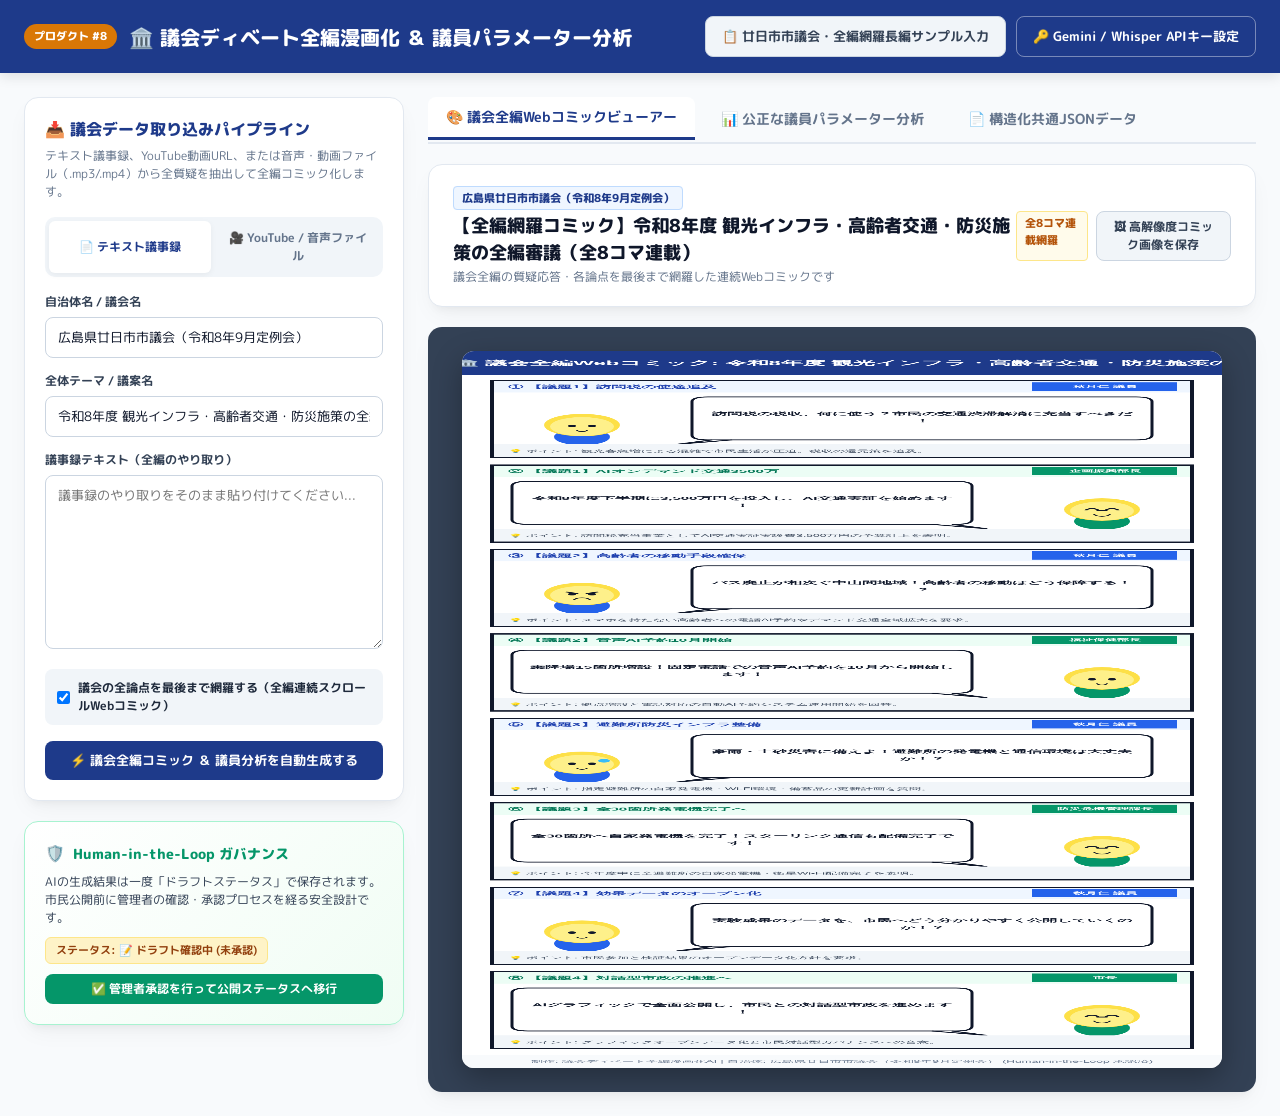
<file: debate_manga.html>
<!DOCTYPE html>
<html lang="ja">
<head>
  <meta charset="UTF-8">
  <meta name="viewport" content="width=device-width, initial-scale=1.0">
  <title>議会ディベート漫画化 ＆ 議員パラメーター分析 | 市民参加型ガバナンスWeb</title>
  <link rel="stylesheet" href="debate_manga.css">
  <link rel="preconnect" href="https://fonts.googleapis.com">
  <link rel="preconnect" href="https://fonts.gstatic.com" crossorigin>
  <link href="https://fonts.googleapis.com/css2?family=Yuji+Syuku&family=M+PLUS+Rounded+1c:wght@400;700;800&display=swap" rel="stylesheet">
</head>
<body>

  <!-- Top Header Nav -->
  <header class="top-header">
    <div class="header-inner">
      <div class="brand">
        <span class="brand-badge">プロダクト #8</span>
        <h1 class="brand-title">🏛️ 議会ディベート全編漫画化 ＆ 議員パラメーター分析</h1>
      </div>
      <div class="header-actions">
        <button id="btn-sample-input" class="btn btn-secondary">📋 廿日市市議会・全編網羅長編サンプル入力</button>
        <button id="btn-open-settings" class="btn btn-outline">🔑 Gemini / Whisper APIキー設定</button>
      </div>
    </div>
  </header>

  <div class="app-layout">
    
    <!-- Left Sidebar: Controls & Input Area -->
    <aside class="sidebar-panel">
      <div class="panel-card">
        <h2 class="panel-title">📥 議会データ取り込みパイプライン</h2>
        <p class="panel-desc">テキスト議事録、YouTube動画URL、または音声・動画ファイル（.mp3/.mp4）から全質疑を抽出して全編コミック化します。</p>
        
        <!-- Input Method Tabs -->
        <div class="input-method-tabs">
          <button class="input-tab-btn active" data-input-mode="text">📄 テキスト議事録</button>
          <button class="input-tab-btn" data-input-mode="video">🎥 YouTube / 音声ファイル</button>
        </div>

        <div class="form-group">
          <label for="input-municipality">自治体名 / 議会名</label>
          <input type="text" id="input-municipality" value="広島県廿日市市議会（令和8年9月定例会）" placeholder="例: 広島県廿日市市議会">
        </div>

        <div class="form-group">
          <label for="input-topic">全体テーマ / 議案名</label>
          <input type="text" id="input-topic" value="令和8年度 観光インフラ・高齢者交通・防災施策の全編審議" placeholder="例: 観光インフラおよび交通政策審議">
        </div>

        <!-- Mode A: Text Input Area -->
        <div id="mode-text-area" class="input-mode-content active">
          <div class="form-group">
            <label for="input-transcript">議事録テキスト（全編のやり取り）</label>
            <textarea id="input-transcript" rows="8" placeholder="議事録のやり取りをそのまま貼り付けてください..."></textarea>
          </div>
        </div>

        <!-- Mode B: Video & Audio Input Area -->
        <div id="mode-video-area" class="input-mode-content">
          <div class="form-group">
            <label for="input-youtube-url">🎥 YouTube 議会配信/録画URL</label>
            <input type="text" id="input-youtube-url" placeholder="https://www.youtube.com/watch?v=...">
          </div>

          <div class="form-group">
            <label>🎵 音声・動画ファイル直接ドロップ (.mp3 / .mp4 / .m4a)</label>
            <div class="drop-zone" id="drop-zone">
              <span class="drop-icon">📁</span>
              <p class="drop-text">ファイルをドラッグ＆ドロップ<br>またはクリックして選択</p>
              <input type="file" id="input-media-file" accept="audio/*,video/*" style="display: none;">
            </div>
            <div id="file-info" class="file-info-label" style="display: none;"></div>
          </div>

          <div class="pipeline-explain-card">
            💡 <strong>自動文字起こしパイプライン:</strong><br>
            YouTube URLまたは音声ファイルをアップロードすると、Whisper API / Gemini 1.5 Proが全編を自動文字起こしし、論点ごとの漫画脚本へ変換します。
          </div>
        </div>

        <!-- Options: Full Coverage Toggle -->
        <div class="form-group-checkbox">
          <label class="checkbox-label">
            <input type="checkbox" id="check-full-coverage" checked>
            <span>議会の全論点を最後まで網羅する（全編連続スクロールWebコミック）</span>
          </label>
        </div>

        <button id="btn-generate-manga" class="btn btn-primary btn-block">
          ⚡️ 議会全編コミック ＆ 議員分析を自動生成する
        </button>
      </div>

      <!-- Human-in-the-Loop Governance Card -->
      <div class="panel-card governance-card">
        <div class="gov-header">
          <span class="gov-icon">🛡️</span>
          <h3 class="gov-title">Human-in-the-Loop ガバナンス</h3>
        </div>
        <p class="gov-text">AIの生成結果は一度「ドラフトステータス」で保存されます。市民公開前に管理者の確認・承認プロセスを経る安全設計です。</p>
        <div class="status-pill" id="status-pill">ステータス: 📝 ドラフト確認中</div>
        <button id="btn-approve-data" class="btn btn-sm btn-success" style="margin-top: 10px; width: 100%;">
          ✅ 管理者承認を行って公開ステータスへ移行
        </button>
      </div>
    </aside>

    <!-- Main Content Area -->
    <main class="main-content">
      
      <!-- Tab Controls -->
      <div class="tab-bar">
        <button class="tab-btn active" data-tab="manga">🎨 議会全編Webコミックビューアー</button>
        <button class="tab-btn" data-tab="metrics">📊 公正な議員パラメーター分析</button>
        <button class="tab-btn" data-tab="raw">📄 構造化共通JSONデータ</button>
      </div>

      <!-- TAB 1: 全編Webコミックビューアー -->
      <div id="tab-manga" class="tab-page active">
        
        <div class="manga-header-banner">
          <div>
            <span class="badge badge-primary" id="badge-municipality">広島県廿日市市議会</span>
            <h2 class="manga-main-title" id="manga-title">【全編網羅コミック】定例会全審議グラフィックレポート</h2>
            <p class="manga-sub-desc">議会全編の質疑応答・各論点を最後まで網羅した連続Webコミックです</p>
          </div>
          <div style="display: flex; gap: 8px;">
            <span id="panel-count-badge" class="badge badge-accent">全8コマ網羅</span>
            <button id="btn-download-manga" class="btn btn-secondary btn-sm">🖼 高解像度コミック画像を保存</button>
          </div>
        </div>

        <!-- Canvas Rendering Container -->
        <div class="comic-container">
          <canvas id="manga-canvas" width="760" height="2480"></canvas>
        </div>

      </div>

      <!-- TAB 2: 議員パラメーター分析 -->
      <div id="tab-metrics" class="tab-page">
        
        <div class="metrics-header-banner">
          <h2 class="section-title">⚖️ フェアネス担保・議員分析ダッシュボード</h2>
          <p class="section-desc">単なる発言文字数に依存せず、全審議における発言密度（重要キーワード比率）・登壇率・具体策提示率を客観評価しています。</p>
        </div>

        <div class="metrics-grid">
          <!-- Speaker Cards Inserted via JS -->
        </div>

        <!-- Disclaimer Banner -->
        <div class="disclaimer-banner">
          ⚠️ <strong>免責事項・フェアネス補足:</strong><br>
          本パラメーターはAIによる議事録テキストの客観的解析結果であり、議長などの進行役の役割差や持ち時間制限を考慮して算出されています。議員個人の総合的な人柄や全活動価値を断定するものではありません。
        </div>

      </div>

      <!-- TAB 3: 共通JSONデータ -->
      <div id="tab-raw" class="tab-page">
        <div class="raw-data-container">
          <h3>📄 構造化共通JSONスキーマデータ</h3>
          <p>Gemini APIによって共通形式に正規化されたデータです。</p>
          <pre id="json-output-code">{}</pre>
        </div>
      </div>

    </main>

  </div>

  <!-- API Key Modal -->
  <div id="modal-api-key" class="modal-overlay" style="display: none;">
    <div class="modal-content">
      <div class="modal-header">
        <h3>🔑 Gemini / Whisper APIキー設定</h3>
        <button id="btn-close-modal" class="btn-close">✕</button>
      </div>
      <div class="modal-body">
        <p>Google Gemini APIキーを入力すると、議事録テキストおよび動画データから全自動で全編漫画脚本化 ＆ 議員パラメータ分析を行います。</p>
        <input type="password" id="input-api-key" placeholder="AIzaSy..." class="form-input">
      </div>
      <div class="modal-footer">
        <button id="btn-save-api-key" class="btn btn-primary">設定を保存する</button>
      </div>
    </div>
  </div>

  <script src="debate_manga.js"></script>
</body>
</html>
</file>
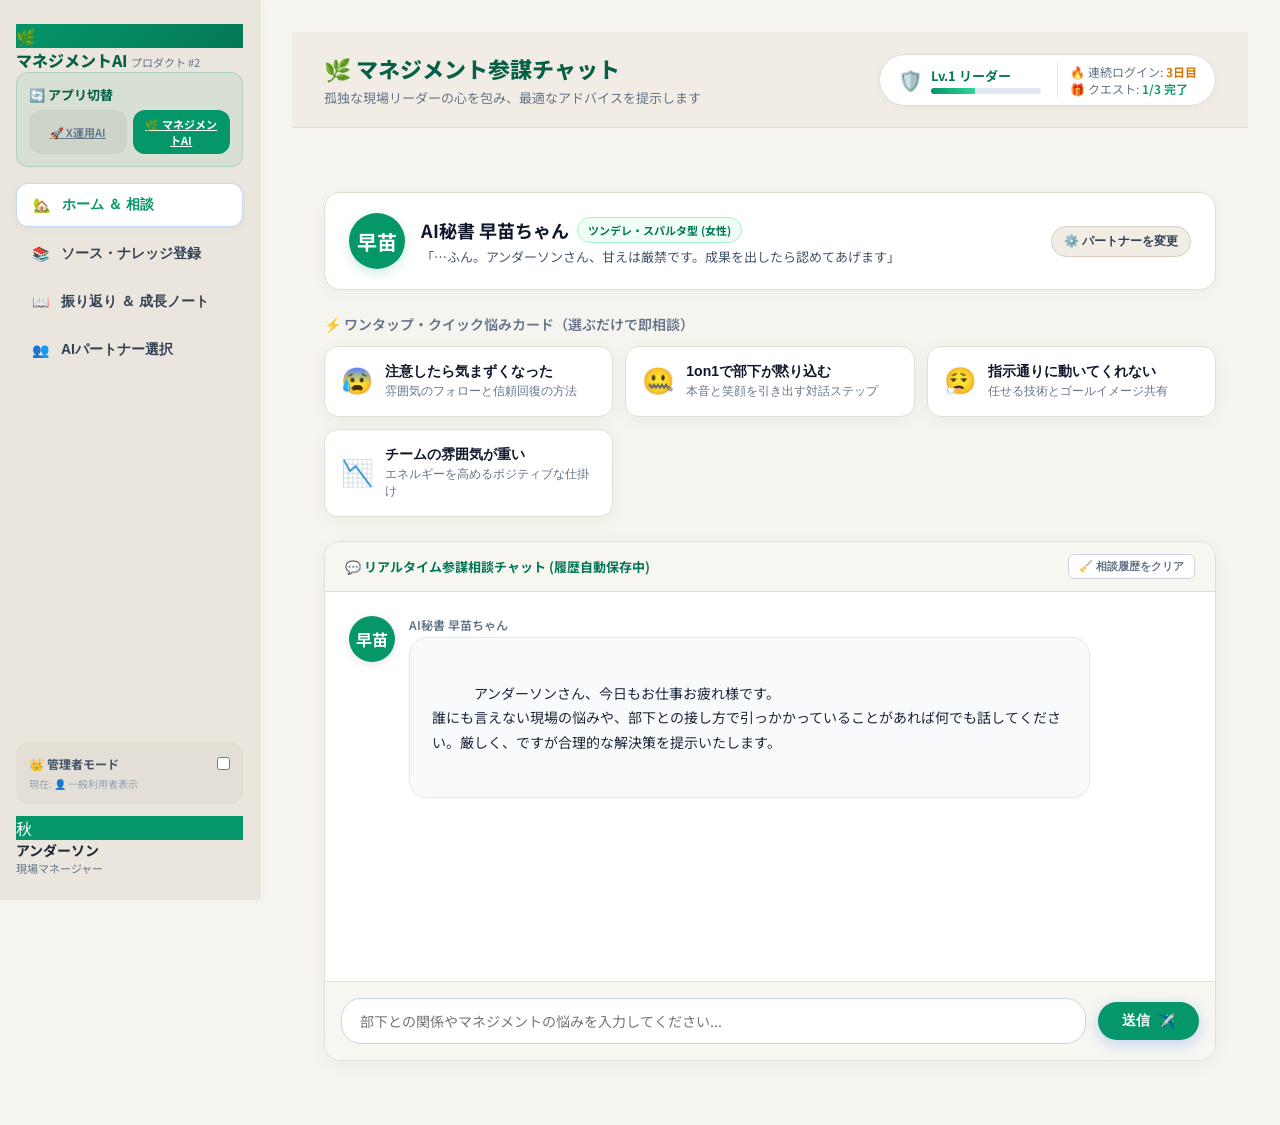
<file: management.html>
<!DOCTYPE html>
<html lang="ja">
<head>
  <meta charset="UTF-8">
  <meta name="viewport" content="width=device-width, initial-scale=1.0">
  <title>マネジメントサポートAI | 孤独なリーダーに寄り添うパートナー</title>
  <link rel="stylesheet" href="styles.css">
  <link rel="stylesheet" href="management.css">
  <link href="https://fonts.googleapis.com/css2?family=Noto+Sans+JP:wght@400;500;600;700;800&display=swap" rel="stylesheet">
</head>
<body>
  <div class="app-container">
    <!-- Sidebar Navigation -->
    <aside class="sidebar">
      <div class="brand">
        <div class="brand-logo" style="background: linear-gradient(135deg, #059669, #047857);">🌿</div>
        <div class="brand-text">
          <span class="brand-title">マネジメントAI</span>
          <span class="brand-subtitle">プロダクト #2</span>
        </div>
      </div>

      <!-- App Switcher Badge -->
      <div style="padding: 12px; margin-bottom: 16px; background: rgba(5, 150, 105, 0.08); border: 1px solid rgba(5, 150, 105, 0.2); border-radius: 12px; font-size: 13px;">
        <span style="color: #065f46; font-weight: 700;">🔄 アプリ切替</span>
        <div style="margin-top: 6px; display: flex; gap: 6px;">
          <a href="index.html" class="btn btn-sm" style="flex: 1; text-align: center; background: rgba(0,0,0,0.05); color: #64748b; font-size: 11px;">🚀 X運用AI</a>
          <a href="management.html" class="btn btn-sm" style="flex: 1; text-align: center; background: #059669; color: #fff; font-size: 11px; font-weight: 700;">🌿 マネジメントAI</a>
        </div>
      </div>

      <nav class="nav-menu">
        <button class="nav-item active" data-tab="home">
          <span class="nav-icon">🏡</span>
          <span>ホーム ＆ 相談</span>
        </button>
        <button class="nav-item" data-tab="knowledge">
          <span class="nav-icon">📚</span>
          <span>ソース・ナレッジ登録</span>
        </button>
        <button class="nav-item" data-tab="history">
          <span class="nav-icon">📖</span>
          <span>振り返り ＆ 成長ノート</span>
        </button>
        <button class="nav-item" data-tab="settings">
          <span class="nav-icon">👥</span>
          <span>AIパートナー選択</span>
        </button>
      </nav>

      <!-- Role Switcher (Admin vs General User) -->
      <div style="margin-top: auto; padding: 12px; background: rgba(0,0,0,0.03); border: 1px solid var(--mg-border); border-radius: 12px; font-size: 12px;">
        <div style="display: flex; justify-content: space-between; align-items: center;">
          <span style="color: #475569; font-weight: 700;">👑 管理者モード</span>
          <input type="checkbox" id="role-toggle" style="cursor: pointer;">
        </div>
        <div style="font-size: 10px; color: #94a3b8; margin-top: 4px;" id="role-status-text">現在: 一般利用者表示</div>
      </div>

      <div class="user-profile" style="margin-top: 12px;">
        <div class="user-avatar" style="background: #059669; color: #fff;">秋</div>
        <div class="user-info">
          <span class="user-name" style="color: #1e293b; font-weight: 700;">アンダーソン</span>
          <span class="user-role" style="color: #64748b;">現場マネージャー</span>
        </div>
      </div>
    </aside>

    <!-- Main Content Area -->
    <main class="main-content">
      <!-- Top Bar with Gamification Status -->
      <header class="top-header">
        <div class="header-title">
          <h1>🌿 マネジメント参謀チャット</h1>
          <p class="subtitle">孤独な現場リーダーの心を包み、最適なアドバイスを提示します</p>
        </div>

        <!-- Gamification Level Bar -->
        <div class="gamification-bar" style="display: flex; align-items: center; gap: 16px; background: #ffffff; border: 1px solid var(--mg-border); padding: 8px 18px; border-radius: 30px; box-shadow: 0 2px 8px rgba(0,0,0,0.03);">
          <div style="display: flex; align-items: center; gap: 8px;">
            <span style="font-size: 20px;">🛡️</span>
            <div>
              <div style="font-size: 13px; font-weight: 700; color: #047857;" id="user-level-label">Lv.1 新米リーダー</div>
              <div style="width: 110px; height: 6px; background: #e2e8f0; border-radius: 3px; overflow: hidden; margin-top: 3px;">
                <div id="user-exp-bar" style="width: 25%; height: 100%; background: linear-gradient(90deg, #059669, #34d399); transition: width 0.4s ease;"></div>
              </div>
            </div>
          </div>
          <div style="font-size: 12px; color: #64748b; border-left: 1px solid #e2e8f0; padding-left: 12px;">
            <div>🔥 連続ログイン: <span id="login-streak" style="color: #d97706; font-weight: 700;">3日目</span></div>
            <div>🎁 クエスト: <span id="quest-status" style="color: #059669; font-weight: 600;">1/3 完了</span></div>
          </div>
        </div>
      </header>

      <!-- Content Container -->
      <div class="content-body">

        <!-- TAB 1: HOME & CHAT -->
        <div id="tab-home" class="tab-content active">
          
          <!-- Current AI Partner Banner -->
          <div class="partner-card-banner" style="background: #ffffff; border: 1px solid #e2ded4; border-radius: 16px; padding: 20px 24px; display: flex; justify-content: space-between; align-items: center; margin-bottom: 24px; box-shadow: 0 4px 16px rgba(0,0,0,0.03);">
            <div style="display: flex; align-items: center; gap: 16px;">
              <div id="partner-avatar" style="width: 56px; height: 56px; border-radius: 50%; background: #059669; display: flex; align-items: center; justify-content: center; font-size: 20px; color: #fff; font-weight: 700; box-shadow: 0 4px 12px rgba(5, 150, 105, 0.2);">早苗</div>
              <div>
                <div style="display: flex; align-items: center; gap: 8px;">
                  <span id="partner-name" style="font-size: 18px; font-weight: 700; color: #0f172a;">AI秘書 早苗ちゃん</span>
                  <span id="partner-type-badge" class="badge" style="background: #f0fdf4; color: #047857; border: 1px solid #a7f3d0; font-size: 11px;">ツンデレ・スパルタ型 (女性)</span>
                </div>
                <p id="partner-motto" style="color: #475569; font-size: 13px; margin-top: 4px;">「…ふん。アンダーソンさん、甘えは厳禁です。成果を出したら認めてあげます」</p>
              </div>
            </div>
            <button id="btn-change-partner" class="btn btn-secondary btn-sm" style="border-radius: 20px; background: #f1ede4; color: #334155; border: 1px solid #d6cfc1;">
              ⚙️ パートナーを変更
            </button>
          </div>

          <!-- Quick Consultation Cards -->
          <div style="margin-bottom: 24px;">
            <h3 style="font-size: 14px; color: #64748b; margin-bottom: 12px; font-weight: 600; display: flex; align-items: center; gap: 6px;">
              <span>⚡️ ワンタップ・クイック悩みカード（選ぶだけで即相談）</span>
            </h3>
            <div style="display: grid; grid-template-columns: repeat(auto-fit, minmax(240px, 1fr)); gap: 12px;">
              <button class="quick-question-card" data-q="部下に注意したら気まずい空気になってしまいました。どうフォローすればいいですか？">
                <span class="card-icon">😰</span>
                <div>
                  <div class="card-title">注意したら気まずくなった</div>
                  <div class="card-desc">雰囲気のフォローと信頼回復の方法</div>
                </div>
              </button>

              <button class="quick-question-card" data-q="1on1面談で部下が黙り込んでしまい、本音が引き出せません。">
                <span class="card-icon">🤐</span>
                <div>
                  <div class="card-title">1on1で部下が黙り込む</div>
                  <div class="card-desc">本音と笑顔を引き出す対話ステップ</div>
                </div>
              </button>

              <button class="quick-question-card" data-q="指示した通りに部下が動いてくれず、結局自分でやってしまいます。">
                <span class="card-icon">😮‍💨</span>
                <div>
                  <div class="card-title">指示通りに動いてくれない</div>
                  <div class="card-desc">任せる技術とゴールイメージ共有</div>
                </div>
              </button>

              <button class="quick-question-card" data-q="チーム全体のモチベーションが下がっていて、雰囲気が重いです。">
                <span class="card-icon">📉</span>
                <div>
                  <div class="card-title">チームの雰囲気が重い</div>
                  <div class="card-desc">エネルギーを高めるポジティブな仕掛け</div>
                </div>
              </button>
            </div>
          </div>

          <!-- Chat Conversation Window -->
          <div class="chat-window-container" style="display: flex; flex-direction: column; height: 520px; background: #ffffff; border: 1px solid var(--mg-border); border-radius: 16px; overflow: hidden; box-shadow: var(--mg-shadow);">
            
            <!-- Chat Header with Clear Button -->
            <div style="padding: 12px 20px; background: #f8f6f0; border-bottom: 1px solid var(--mg-border); display: flex; justify-content: space-between; align-items: center;">
              <span style="font-size: 13px; font-weight: 700; color: #047857;">💬 リアルタイム参謀相談チャット (履歴自動保存中)</span>
              <button id="btn-clear-chat-history" class="btn btn-secondary btn-sm" style="background: #ffffff; color: #64748b; border: 1px solid #cbd5e1; font-size: 11px; padding: 4px 10px; border-radius: 6px; font-weight: 600; cursor: pointer;">
                🧹 相談履歴をクリア
              </button>
            </div>

            <div id="chat-messages-body" style="flex: 1; padding: 24px; overflow-y: auto; display: flex; flex-direction: column; gap: 20px;">
              
              <!-- Initial Welcome Message from Partner -->
              <div class="chat-bubble-row partner">
                <div class="chat-avatar" style="background: #059669;">早苗</div>
                <div class="chat-bubble-content">
                  <div class="chat-sender-name">早苗ちゃん</div>
                  <div class="chat-bubble-text">
                    アンダーソンさん、今日もお仕事お疲れ様です。<br><br>
                    誰にも言えない現場の悩みや、部下との接し方で引っかかっていることがあれば何でも話してください。厳しく、ですが合理的な3〜4案の解決策を提示いたします。
                  </div>
                </div>
              </div>

            </div>

            <!-- Chat Input Area -->
            <div class="chat-input-area" style="padding: 16px; background: #f8f6f0; border-top: 1px solid var(--mg-border); display: flex; gap: 12px; align-items: center;">
              <textarea id="chat-input-text" rows="1" placeholder="部下との関係やマネジメントの悩みを入力してください..." style="flex: 1; background: #ffffff; border: 1px solid #cbd5e1; border-radius: 20px; padding: 12px 18px; color: #1e293b; font-size: 14px; resize: none;"></textarea>
              <button id="btn-send-consult" class="btn btn-primary" style="background: #059669; border-radius: 20px; padding: 10px 24px;">
                <span>送信</span> <span>✈️</span>
              </button>
            </div>
          </div>

          <!-- Feedback Stamp Area -->
          <div id="feedback-panel" style="margin-top: 24px; background: #ffffff; border: 1px solid #a7f3d0; border-radius: 16px; padding: 18px 24px; display: none; box-shadow: var(--mg-shadow);">
            <div style="display: flex; justify-content: space-between; align-items: center;">
              <div>
                <h4 style="font-size: 15px; font-weight: 700; color: #047857; margin: 0;">⏱ 1秒振り返りスタンプ（実践したフィードバック）</h4>
                <p style="font-size: 13px; color: #64748b; margin-top: 2px;">提案を試してみた結果を押すだけで経験値(EXP+30)を獲得し、次回提案へAIが自動学習します</p>
              </div>
              <div style="display: flex; gap: 10px;">
                <button class="stamp-btn" data-result="success" style="background: #f0fdf4; border: 1px solid #10b981; color: #047857; padding: 8px 16px; border-radius: 20px; font-size: 13px; font-weight: 700; cursor: pointer;">
                  👍 上手くいった (+30 EXP)
                </button>
                <button class="stamp-btn" data-result="so-so" style="background: #fffbeb; border: 1px solid #f59e0b; color: #b45309; padding: 8px 16px; border-radius: 20px; font-size: 13px; font-weight: 700; cursor: pointer;">
                  🤔 微妙だった (+20 EXP)
                </button>
                <button class="stamp-btn" data-result="skip" style="background: #f8fafc; border: 1px solid #94a3b8; color: #475569; padding: 8px 16px; border-radius: 20px; font-size: 13px; font-weight: 700; cursor: pointer;">
                  ⏳ まだ試せてない (+10 EXP)
                </button>
              </div>
            </div>
          </div>

        </div>

        <!-- TAB 2: KNOWLEDGE STUDIO (ADMIN ONLY) -->
        <div id="tab-knowledge" class="tab-content" style="display: none;">
          <div style="margin-bottom: 24px;">
            <h2 style="font-size: 20px; font-weight: 700; color: #065f46;">👑 アンダーソン厳選 ナレッジ登録スタジオ (管理者専用)</h2>
            <p style="color: #64748b; font-size: 14px; margin-top: 4px;">学びとなったYouTube動画URLを入力し、字幕全文をGemini AIで高精度解析してナレッジ登録します</p>
          </div>

          <!-- Knowledge Bulk Single Area Registration Form -->
          <div style="background: #ffffff; border: 1px solid var(--mg-border); border-radius: 16px; padding: 24px; margin-bottom: 28px; box-shadow: var(--mg-shadow);">
            
            <!-- Gemini API Key Settings Box -->
            <div style="background: #f0fdf4; border: 1px solid #a7f3d0; border-radius: 12px; padding: 16px; margin-bottom: 20px;">
              <div style="display: flex; justify-content: space-between; align-items: center; margin-bottom: 8px;">
                <span style="font-size: 13px; font-weight: 700; color: #047857;">🔑 Google Gemini 3.6 Flash APIキー設定 (参謀AIチャット用)</span>
                <span style="font-size: 11px; color: #059669;" id="api-key-status">未設定 (ブラウザ保存)</span>
              </div>
              <div style="display: flex; gap: 8px;">
                <input type="password" id="gemini-api-key-input" placeholder="AIzaSy... から始まるGemini APIキーを入力" style="flex: 1; background: #ffffff; border: 1px solid #cbd5e1; border-radius: 8px; padding: 8px 12px; font-size: 13px;">
                <button id="btn-save-api-key" class="btn btn-secondary btn-sm" style="background: #059669; color: #fff; border-radius: 8px; font-size: 12px; padding: 8px 16px; font-weight: 700;">
                  保存
                </button>
              </div>
            </div>

            <div style="display: flex; justify-content: space-between; align-items: center; margin-bottom: 14px;">
              <h3 style="font-size: 16px; font-weight: 700; color: #047857; margin: 0;">📝 ナレッジ一括コピペ登録エリア (1テキストエリア完了)</h3>
              <button id="btn-fill-sample-knowledge" class="btn btn-secondary btn-sm" style="background: #f0fdf4; color: #047857; border: 1px solid #a7f3d0; font-size: 11px; padding: 6px 12px; border-radius: 8px; font-weight: 700; cursor: pointer;">
                📋 見本フォーマットを自動入力
              </button>
            </div>
            
            <div style="margin-bottom: 18px;">
              <p style="font-size: 12px; color: #64748b; margin-top: 0; margin-bottom: 8px;">
                NotebookLMやGemini等で作成した【タイトル】【URL】【カテゴリ】【本文】が混ざったテキストを、そのまま丸ごとペーストしてください。AIが全自動で解析・構造化して蓄積します。
              </p>
              <textarea id="knowledge-bulk-input" rows="14" placeholder="【タイトル / テーマ】&#10;組織は命令ではなく協力で動く｜バーナードが見た協力意欲の構造&#10;&#10;【参照動画URL / 出典】&#10;https://www.youtube.com/watch?v=t-H3VsCcijM&#10;&#10;【カテゴリタグ】&#10;組織構造・協力意欲&#10;&#10;【要約・ノウハウ本文】&#10;# 組織論・マネジメント構造（バーナード理論）ナレッジ..." style="width: 100%; background: #f8f6f0; border: 1px solid #cbd5e1; border-radius: 12px; padding: 16px; color: #1e293b; font-size: 13px; line-height: 1.7; resize: vertical; font-family: inherit;"></textarea>
            </div>

            <button id="btn-save-bulk-knowledge" class="btn btn-accent" style="width: 100%; background: #059669; color: #fff; border-radius: 12px; font-weight: 700; padding: 14px; font-size: 15px; cursor: pointer;">
              💾 この一括ナレッジを正式保存・DB蓄積する
            </button>

          </div>

          <!-- Existing Knowledge List -->
          <div>
            <h3 style="font-size: 16px; font-weight: 700; color: #1e293b; margin-bottom: 16px;">📚 蓄積済みナレッジ一覧 (<span id="knowledge-count">2</span>件)</h3>
            <div id="knowledge-list-grid" style="display: flex; flex-direction: column; gap: 12px;"></div>
          </div>
        </div>

        <!-- TAB 3: HISTORY & GROWTH NOTE -->
        <div id="tab-history" class="tab-content" style="display: none;">
          <div style="margin-bottom: 24px;">
            <h2 style="font-size: 20px; font-weight: 700; color: #065f46;">📖 振り返り ＆ 成長ノート（実践の記録・AI成長カルテ）</h2>
            <p style="color: #64748b; font-size: 14px; margin-top: 4px;">あなたが実践したアドバイスと成果が蓄積されるマネジメント攻略ノートです</p>
          </div>

          <!-- AI Leader Growth Analytics Report Card -->
          <div style="background: #ffffff; border: 1px solid #a7f3d0; border-radius: 16px; padding: 24px; margin-bottom: 28px; box-shadow: var(--mg-shadow); background: linear-gradient(135deg, #ffffff 0%, #f0fdf4 100%);">
            <div style="display: flex; justify-content: space-between; align-items: center; margin-bottom: 16px;">
              <h3 style="font-size: 16px; font-weight: 700; color: #047857; margin: 0;">📊 アンダーソンさんの「マネジメント思考・成長カルテ」</h3>
              <span class="badge" style="background: #059669; color: #fff;">AI参謀による傾向診断</span>
            </div>

            <div style="display: grid; grid-template-columns: repeat(auto-fit, minmax(220px, 1fr)); gap: 16px; margin-bottom: 16px;">
              <div style="background: rgba(255,255,255,0.8); border: 1px solid #cbd5e1; border-radius: 12px; padding: 14px;">
                <span style="font-size: 12px; color: #64748b; font-weight: 600;">💪 最も得意な強みスタイル</span>
                <div style="font-size: 15px; font-weight: 800; color: #047857; margin-top: 4px;">1on1本音対話 ＆ 傾聴フォロー</div>
                <div style="font-size: 11px; color: #059669; margin-top: 2px;">(実践成功率 88% / 高共感型)</div>
              </div>

              <div style="background: rgba(255,255,255,0.8); border: 1px solid #cbd5e1; border-radius: 12px; padding: 14px;">
                <span style="font-size: 12px; color: #64748b; font-weight: 600;">🎯 次の成長・克服ポイント</span>
                <div style="font-size: 15px; font-weight: 800; color: #d97706; margin-top: 4px;">受容範囲を超えた「ルール不遵守」への対処</div>
                <div style="font-size: 11px; color: #b45309; margin-top: 2px;">(抱え込み傾向に注意)</div>
              </div>
            </div>

            <div style="background: #ffffff; border: 1px solid #cbd5e1; border-radius: 12px; padding: 14px; font-size: 13px; color: #334155; line-height: 1.6;">
              <strong>🤖 パートナーAIからの成長アドバイス:</strong><br>
              「アンダーソンさんはメンバーの感情に深く共感し、個別の言葉かけでモチベーションを高める力に長けています！一方で『決めたルールを守らない部下』に対して1人で抱え込みやすい傾向が見られます。バーナードの【権威受容論】を活用し、『ルールの背景と本人のメリット』を事前に1on1で共有するアプローチを増やすと、さらにチームが自走します！」
            </div>
          </div>

          <h3 style="font-size: 16px; font-weight: 700; color: #1e293b; margin-bottom: 16px;">📝 実践ログ履歴</h3>
          <div id="history-list" style="display: flex; flex-direction: column; gap: 16px;">
            <div style="background: #ffffff; border: 1px solid var(--mg-border); border-radius: 16px; padding: 20px; box-shadow: var(--mg-shadow);">
              <div style="display: flex; justify-content: space-between; align-items: center; margin-bottom: 10px;">
                <span style="font-size: 12px; color: #64748b;">2026年8月5日</span>
                <span class="badge" style="background: #f0fdf4; color: #047857; border: 1px solid #a7f3d0;">👍 実践成功 (+30 EXP)</span>
              </div>
              <h4 style="font-size: 15px; font-weight: 700; color: #1e293b; margin: 0;">相談: 「注意した後の雰囲気フォローについて」</h4>
              <p style="font-size: 13px; color: #334155; margin-top: 8px;">早苗ちゃんの『直後に期待の言葉を1言添える』アドバイスを実践。部下が笑顔で『わかりました！次頑張ります』と言ってくれました！</p>
            </div>
          </div>
        </div>

        <!-- TAB 4: SETTINGS (PARTNER SELECTOR) -->
        <div id="tab-settings" class="tab-content" style="display: none;">
          <div style="margin-bottom: 24px;">
            <h2 style="font-size: 20px; font-weight: 700; color: #065f46;">👥 AIパートナー選択スタジオ (3タイプ × 性別男女)</h2>
            <p style="color: #64748b; font-size: 14px; margin-top: 4px;">あなたの性格や好みに合わせて、伴走してくれるAIパートナーを選択してください</p>
          </div>

          <div style="display: grid; grid-template-columns: repeat(auto-fit, minmax(280px, 1fr)); gap: 20px;">
            
            <!-- Type 1: Positive -->
            <div class="partner-select-card" data-partner-id="陽葵">
              <div style="display: flex; align-items: center; gap: 12px; margin-bottom: 12px;">
                <div style="width: 48px; height: 48px; border-radius: 50%; background: #f59e0b; display: flex; align-items: center; justify-content: center; font-size: 20px; color: #fff; font-weight: 700;">陽</div>
                <div>
                  <div style="font-weight: 700; font-size: 16px; color: #1e293b;">陽葵 (ひまり) / 女性</div>
                  <span class="badge" style="background: #fffbeb; color: #b45309; border: 1px solid #fde68a;">① ポジティブ・共感型</span>
                </div>
              </div>
              <p style="font-size: 13px; color: #475569; line-height: 1.6;">明るく元気。まずあなたの苦労に深く共感し、前向きに励ましてくれます。</p>
            </div>

            <!-- Type 2: Cool Logical -->
            <div class="partner-select-card" data-partner-id="冷泉">
              <div style="display: flex; align-items: center; gap: 12px; margin-bottom: 12px;">
                <div style="width: 48px; height: 48px; border-radius: 50%; background: #3b82f6; display: flex; align-items: center; justify-content: center; font-size: 20px; color: #fff; font-weight: 700;">冷</div>
                <div>
                  <div style="font-weight: 700; font-size: 16px; color: #1e293b;">冷泉 (れいせん) / 女性</div>
                  <span class="badge" style="background: #eff6ff; color: #1d4ed8; border: 1px solid #bfdbfe;">② クール・ロジカル型</span>
                </div>
              </div>
              <p style="font-size: 13px; color: #475569; line-height: 1.6;">冷静沈着。感情論を交えず、問題の根本原因とダメ出しを淡々と指摘します。</p>
            </div>

            <!-- Type 3: Tsundere (Active default) -->
            <div class="partner-select-card active" data-partner-id="早苗">
              <div style="display: flex; align-items: center; gap: 12px; margin-bottom: 12px;">
                <div style="width: 48px; height: 48px; border-radius: 50%; background: #059669; display: flex; align-items: center; justify-content: center; font-size: 20px; color: #fff; font-weight: 700;">早苗</div>
                <div>
                  <div style="font-weight: 700; font-size: 16px; color: #1e293b;">早苗 (さなえ) / 女性</div>
                  <span class="badge" style="background: #f0fdf4; color: #047857; border: 1px solid #a7f3d0;">③ ツンデレ・スパルタ型</span>
                </div>
              </div>
              <p style="font-size: 13px; color: #475569; line-height: 1.6;">基本は超塩対応で厳しく指導。ですが成果が出ると照れて本気で褒めてくれます。</p>
            </div>

            <!-- Type 4: Positive Male (Taiyo) -->
            <div class="partner-select-card" data-partner-id="太陽">
              <div style="display: flex; align-items: center; gap: 12px; margin-bottom: 12px;">
                <div style="width: 48px; height: 48px; border-radius: 50%; background: #ea580c; display: flex; align-items: center; justify-content: center; font-size: 20px; color: #fff; font-weight: 700;">太</div>
                <div>
                  <div style="font-weight: 700; font-size: 16px; color: #1e293b;">太陽 (たいよう) / 男性</div>
                  <span class="badge" style="background: #fff7ed; color: #c2410c; border: 1px solid #ffedd5;">① ポジティブ・共感型</span>
                </div>
              </div>
              <p style="font-size: 13px; color: #475569; line-height: 1.6;">明るく熱意あふれる熱血アニキ。リーダーの背中を全力で押し、前向きにサポートします。</p>
            </div>

            <!-- Type 5: Cool Logical Male (Saejima) -->
            <div class="partner-select-card" data-partner-id="冴島">
              <div style="display: flex; align-items: center; gap: 12px; margin-bottom: 12px;">
                <div style="width: 48px; height: 48px; border-radius: 50%; background: #0284c7; display: flex; align-items: center; justify-content: center; font-size: 20px; color: #fff; font-weight: 700;">冴</div>
                <div>
                  <div style="font-weight: 700; font-size: 16px; color: #1e293b;">冴島 (さえじま) / 男性</div>
                  <span class="badge" style="background: #f0f9ff; color: #0369a1; border: 1px solid #e0f2fe;">② クール・ロジカル型</span>
                </div>
              </div>
              <p style="font-size: 13px; color: #475569; line-height: 1.6;">キレ味鋭い冷徹参謀。感情論を排除し、構造的・論理的な解決法と本音のダメ出しを提示。</p>
            </div>

            <!-- Type 6: Tsundere Male (Rintaro) -->
            <div class="partner-select-card" data-partner-id="凛太郎">
              <div style="display: flex; align-items: center; gap: 12px; margin-bottom: 12px;">
                <div style="width: 48px; height: 48px; border-radius: 50%; background: #7c3aed; display: flex; align-items: center; justify-content: center; font-size: 20px; color: #fff; font-weight: 700;">凛</div>
                <div>
                  <div style="font-weight: 700; font-size: 16px; color: #1e293b;">凛太郎 (りんたろう) / 男性</div>
                  <span class="badge" style="background: #f5f3ff; color: #6d28d9; border: 1px solid #ddd6fe;">③ ツンデレ・スパルタ型</span>
                </div>
              </div>
              <p style="font-size: 13px; color: #475569; line-height: 1.6;">無愛想で厳しい先輩タイプ。弱音には容赦ないが、陰でリーダーの成長を深く見守ります。</p>
            </div>

          </div>
        </div>

      </div>
    </main>
  </div>

  <!-- 1on1 Agenda Sheet Modal -->
  <div id="modal-agenda-sheet" style="display: none; position: fixed; top: 0; left: 0; width: 100%; height: 100%; background: rgba(15, 23, 42, 0.6); backdrop-filter: blur(4px); z-index: 10000; align-items: center; justify-content: center; padding: 20px;">
    <div style="background: #ffffff; width: 100%; max-width: 680px; max-height: 90vh; border-radius: 20px; box-shadow: 0 20px 50px rgba(0,0,0,0.3); overflow: hidden; display: flex; flex-direction: column;">
      <div style="padding: 20px 24px; background: #059669; color: #fff; display: flex; justify-content: space-between; align-items: center;">
        <div style="display: flex; align-items: center; gap: 10px;">
          <span style="font-size: 20px;">📄</span>
          <h3 style="font-size: 17px; font-weight: 800; margin: 0;">1on1対話・事前準備アジェンダシート</h3>
        </div>
        <button id="btn-close-agenda-modal" style="background: transparent; border: none; color: #fff; font-size: 20px; cursor: pointer; font-weight: 700;">✕</button>
      </div>

      <div id="agenda-sheet-content" style="padding: 28px; overflow-y: auto; flex: 1; font-size: 14px; color: #334155; line-height: 1.7; background: #faf9f6;">
        <!-- Dynamic Content Inserted via JS -->
      </div>

      <div style="padding: 16px 24px; background: #f1ede4; border-top: 1px solid #e2ded4; display: flex; justify-content: space-between; align-items: center;">
        <span style="font-size: 12px; color: #64748b;">💡 印刷または画像保存して面談時の手元メモにご活用ください</span>
        <button onclick="window.print()" class="btn btn-primary btn-sm" style="background: #059669; border-radius: 8px; font-weight: 700; padding: 8px 18px;">
          🌁 このシートを印刷・保存する
        </button>
      </div>
    </div>
  </div>

  <!-- Toast Notification System -->
  <div id="toast-container" class="toast-container"></div>

  <script src="management.js"></script>
</body>
</html>
</file>
<file: debate_manga.css>
/* debate_manga.css - Council Debate Comic & Metrics Styling */
:root {
  --dm-bg: #f8fafc;
  --dm-panel-bg: #ffffff;
  --dm-primary: #1e3a8a;
  --dm-primary-light: #eff6ff;
  --dm-accent: #d97706;
  --dm-success: #059669;
  --dm-text: #0f172a;
  --dm-muted: #64748b;
  --dm-border: #e2e8f0;
  --dm-radius: 14px;
  --dm-shadow: 0 10px 25px -5px rgba(0, 0, 0, 0.05), 0 8px 10px -6px rgba(0, 0, 0, 0.05);
}

* {
  box-sizing: border-box;
  margin: 0;
  padding: 0;
  font-family: 'M PLUS Rounded 1c', sans-serif;
}

body {
  background-color: var(--dm-bg);
  color: var(--dm-text);
  min-height: 100vh;
}

/* Top Header */
.top-header {
  background: var(--dm-primary);
  color: #ffffff;
  padding: 16px 24px;
  box-shadow: 0 4px 12px rgba(0, 0, 0, 0.1);
}

.header-inner {
  max-width: 1400px;
  margin: 0 auto;
  display: flex;
  justify-content: space-between;
  align-items: center;
}

.brand {
  display: flex;
  align-items: center;
  gap: 12px;
}

.brand-badge {
  background: var(--dm-accent);
  color: #ffffff;
  font-size: 11px;
  font-weight: 800;
  padding: 4px 10px;
  border-radius: 20px;
}

.brand-title {
  font-size: 20px;
  font-weight: 800;
}

.header-actions {
  display: flex;
  gap: 10px;
}

/* Layout */
.app-layout {
  max-width: 1400px;
  margin: 24px auto;
  padding: 0 24px;
  display: grid;
  grid-template-columns: 380px 1fr;
  gap: 24px;
}

@media (max-width: 1024px) {
  .app-layout {
    grid-template-columns: 1fr;
  }
}

/* Sidebar */
.sidebar-panel {
  display: flex;
  flex-direction: column;
  gap: 20px;
}

.panel-card {
  background: var(--dm-panel-bg);
  border: 1px solid var(--dm-border);
  border-radius: var(--dm-radius);
  padding: 20px;
  box-shadow: var(--dm-shadow);
}

.panel-title {
  font-size: 16px;
  font-weight: 800;
  color: var(--dm-primary);
  margin-bottom: 6px;
}

.panel-desc {
  font-size: 12px;
  color: var(--dm-muted);
  line-height: 1.5;
  margin-bottom: 16px;
}

/* Input Method Tabs */
.input-method-tabs {
  display: flex;
  gap: 6px;
  background: #f1f5f9;
  padding: 4px;
  border-radius: 10px;
  margin-bottom: 16px;
}

.input-tab-btn {
  flex: 1;
  border: none;
  background: transparent;
  padding: 8px;
  font-size: 12px;
  font-weight: 700;
  color: var(--dm-muted);
  border-radius: 6px;
  cursor: pointer;
  transition: all 0.2s ease;
}

.input-tab-btn.active {
  background: #ffffff;
  color: var(--dm-primary);
  box-shadow: 0 2px 6px rgba(0, 0, 0, 0.05);
}

.input-mode-content {
  display: none;
}

.input-mode-content.active {
  display: block;
}

/* Drop Zone */
.drop-zone {
  border: 2px dashed #cbd5e1;
  border-radius: 10px;
  padding: 24px;
  text-align: center;
  background: #f8fafc;
  cursor: pointer;
  transition: all 0.2s ease;
}

.drop-zone:hover, .drop-zone.dragover {
  border-color: var(--dm-primary);
  background: var(--dm-primary-light);
}

.drop-icon {
  font-size: 28px;
  display: block;
  margin-bottom: 6px;
}

.drop-text {
  font-size: 12px;
  color: #475569;
  font-weight: 700;
}

.file-info-label {
  margin-top: 8px;
  font-size: 12px;
  color: var(--dm-success);
  font-weight: 700;
  background: #ecfdf5;
  padding: 6px 12px;
  border-radius: 6px;
  border: 1px solid #a7f3d0;
}

.pipeline-explain-card {
  background: #f0fdf4;
  border: 1px solid #a7f3d0;
  border-radius: 8px;
  padding: 12px;
  font-size: 11px;
  color: #047857;
  line-height: 1.6;
  margin-top: 12px;
}

.form-group {
  margin-bottom: 14px;
}

.form-group label {
  display: block;
  font-size: 12px;
  font-weight: 700;
  color: #334155;
  margin-bottom: 6px;
}

.form-group input,
.form-group textarea,
.form-input {
  width: 100%;
  padding: 10px 12px;
  border: 1px solid #cbd5e1;
  border-radius: 8px;
  font-size: 13px;
  color: var(--dm-text);
  background: #ffffff;
  transition: all 0.2s ease;
}

.form-group input:focus,
.form-group textarea:focus,
.form-input:focus {
  outline: none;
  border-color: var(--dm-primary);
  box-shadow: 0 0 0 3px rgba(30, 58, 138, 0.1);
}

.form-group-checkbox {
  margin-bottom: 16px;
  background: #f1f5f9;
  padding: 10px 12px;
  border-radius: 8px;
}

.checkbox-label {
  display: flex;
  align-items: center;
  gap: 8px;
  font-size: 12px;
  font-weight: 700;
  color: #1e293b;
  cursor: pointer;
}

/* Buttons */
.btn {
  padding: 10px 16px;
  border-radius: 8px;
  font-size: 13px;
  font-weight: 700;
  cursor: pointer;
  border: none;
  transition: all 0.2s ease;
  display: inline-flex;
  align-items: center;
  justify-content: center;
  gap: 6px;
}

.btn-primary {
  background: var(--dm-primary);
  color: #ffffff;
}

.btn-primary:hover {
  background: #1e40af;
}

.btn-secondary {
  background: #f1f5f9;
  color: #334155;
  border: 1px solid #cbd5e1;
}

.btn-secondary:hover {
  background: #e2e8f0;
}

.btn-outline {
  background: transparent;
  color: #ffffff;
  border: 1px solid rgba(255, 255, 255, 0.4);
}

.btn-outline:hover {
  background: rgba(255, 255, 255, 0.1);
}

.btn-success {
  background: var(--dm-success);
  color: #ffffff;
}

.btn-block {
  width: 100%;
}

.btn-sm {
  padding: 6px 12px;
  font-size: 12px;
}

/* Governance Card */
.governance-card {
  background: linear-gradient(135deg, #ffffff 0%, #f0fdf4 100%);
  border: 1px solid #a7f3d0;
}

.gov-header {
  display: flex;
  align-items: center;
  gap: 8px;
  margin-bottom: 8px;
}

.gov-title {
  font-size: 14px;
  font-weight: 800;
  color: var(--dm-success);
}

.gov-text {
  font-size: 12px;
  color: #334155;
  line-height: 1.5;
  margin-bottom: 10px;
}

.status-pill {
  display: inline-block;
  background: #fef3c7;
  color: #92400e;
  border: 1px solid #fde68a;
  font-size: 11px;
  font-weight: 700;
  padding: 4px 10px;
  border-radius: 6px;
}

.status-pill.approved {
  background: #dcfce7;
  color: #166534;
  border-color: #86efac;
}

/* Main Content */
.main-content {
  display: flex;
  flex-direction: column;
  gap: 20px;
}

/* Tab Bar */
.tab-bar {
  display: flex;
  gap: 8px;
  border-bottom: 2px solid var(--dm-border);
  padding-bottom: 2px;
}

.tab-btn {
  background: transparent;
  border: none;
  font-size: 14px;
  font-weight: 700;
  color: var(--dm-muted);
  padding: 10px 18px;
  cursor: pointer;
  border-radius: 8px 8px 0 0;
  transition: all 0.2s ease;
}

.tab-btn:hover {
  color: var(--dm-primary);
  background: #f1f5f9;
}

.tab-btn.active {
  color: var(--dm-primary);
  border-bottom: 3px solid var(--dm-primary);
  background: #ffffff;
}

.tab-page {
  display: none;
}

.tab-page.active {
  display: block;
}

/* Manga Banner */
.manga-header-banner {
  background: var(--dm-panel-bg);
  border: 1px solid var(--dm-border);
  border-radius: var(--dm-radius);
  padding: 20px 24px;
  margin-bottom: 20px;
  display: flex;
  justify-content: space-between;
  align-items: center;
  box-shadow: var(--dm-shadow);
}

.badge-primary {
  background: var(--dm-primary-light);
  color: var(--dm-primary);
  border: 1px solid #bfdbfe;
  font-size: 11px;
  font-weight: 800;
  padding: 3px 8px;
  border-radius: 4px;
}

.badge-accent {
  background: #fffbeb;
  color: #b45309;
  border: 1px solid #fde68a;
  font-size: 11px;
  font-weight: 800;
  padding: 3px 8px;
  border-radius: 4px;
}

.manga-main-title {
  font-size: 18px;
  font-weight: 800;
  color: var(--dm-text);
  margin-top: 4px;
}

.manga-sub-desc {
  font-size: 12px;
  color: var(--dm-muted);
  margin-top: 2px;
}

/* Comic Canvas Container */
.comic-container {
  display: flex;
  justify-content: center;
  background: #334155;
  padding: 24px;
  border-radius: var(--dm-radius);
  box-shadow: var(--dm-shadow);
  overflow-x: auto;
  max-height: 85vh;
  overflow-y: auto;
}

#manga-canvas {
  background: #ffffff;
  border-radius: 12px;
  box-shadow: 0 10px 30px rgba(0, 0, 0, 0.3);
  max-width: 100%;
  height: auto;
}

/* Metrics Dashboard */
.metrics-header-banner {
  margin-bottom: 20px;
}

.section-title {
  font-size: 18px;
  font-weight: 800;
  color: var(--dm-primary);
}

.section-desc {
  font-size: 13px;
  color: var(--dm-muted);
  margin-top: 4px;
}

.metrics-grid {
  display: grid;
  grid-template-columns: repeat(auto-fit, minmax(320px, 1fr));
  gap: 20px;
  margin-bottom: 24px;
}

.speaker-card {
  background: var(--dm-panel-bg);
  border: 1px solid var(--dm-border);
  border-radius: var(--dm-radius);
  padding: 20px;
  box-shadow: var(--dm-shadow);
}

.speaker-header {
  display: flex;
  align-items: center;
  gap: 12px;
  margin-bottom: 16px;
  border-bottom: 1px solid var(--dm-border);
  padding-bottom: 12px;
}

.avatar-circle {
  width: 44px;
  height: 44px;
  border-radius: 50%;
  display: flex;
  align-items: center;
  justify-content: center;
  font-weight: 800;
  font-size: 16px;
  color: #ffffff;
}

.avatar-circle.speaker {
  background: #2563eb;
}

.avatar-circle.admin {
  background: #059669;
}

.speaker-name {
  font-size: 15px;
  font-weight: 800;
  color: var(--dm-text);
}

.speaker-role {
  font-size: 11px;
  color: var(--dm-muted);
}

.score-badge {
  margin-left: auto;
  background: #fef3c7;
  color: #b45309;
  border: 1px solid #fde68a;
  font-size: 12px;
  font-weight: 800;
  padding: 4px 10px;
  border-radius: 20px;
}

.score-badge.secondary {
  background: #ecfdf5;
  color: #047857;
  border-color: #a7f3d0;
}

.metric-bars {
  display: flex;
  flex-direction: column;
  gap: 12px;
  margin-bottom: 16px;
}

.metric-row {
  display: grid;
  grid-template-columns: 140px 1fr 40px;
  align-items: center;
  gap: 8px;
  font-size: 12px;
}

.metric-label {
  font-weight: 700;
  color: #475569;
}

.bar-container {
  background: #f1f5f9;
  height: 10px;
  border-radius: 5px;
  overflow: hidden;
}

.bar-fill {
  background: var(--dm-primary);
  height: 100%;
  border-radius: 5px;
  transition: width 0.6s cubic-bezier(0.4, 0, 0.2, 1);
}

.metric-val {
  font-weight: 800;
  text-align: right;
  color: var(--dm-primary);
}

.metric-summary {
  background: #f8fafc;
  border: 1px solid #e2e8f0;
  border-radius: 8px;
  padding: 12px;
  font-size: 12px;
  color: #334155;
  line-height: 1.6;
}

.disclaimer-banner {
  background: #fffbeb;
  border: 1px solid #fde68a;
  border-radius: 10px;
  padding: 14px 18px;
  font-size: 12px;
  color: #92400e;
  line-height: 1.6;
}

/* Raw Data JSON Code Area */
.raw-data-container {
  background: #0f172a;
  color: #f8fafc;
  border-radius: var(--dm-radius);
  padding: 24px;
}

.raw-data-container h3 {
  font-size: 16px;
  margin-bottom: 4px;
  color: #38bdf8;
}

.raw-data-container p {
  font-size: 12px;
  color: #94a3b8;
  margin-bottom: 16px;
}

.raw-data-container pre {
  font-family: monospace;
  font-size: 13px;
  line-height: 1.5;
  overflow-x: auto;
  white-space: pre-wrap;
  background: #1e293b;
  padding: 16px;
  border-radius: 8px;
  color: #e2e8f0;
}

/* Modal Overlay */
.modal-overlay {
  position: fixed;
  top: 0;
  left: 0;
  width: 100%;
  height: 100%;
  background: rgba(15, 23, 42, 0.6);
  backdrop-filter: blur(4px);
  z-index: 9999;
  display: flex;
  align-items: center;
  justify-content: center;
}

.modal-content {
  background: #ffffff;
  width: 100%;
  max-width: 480px;
  border-radius: 16px;
  box-shadow: 0 20px 50px rgba(0, 0, 0, 0.2);
  overflow: hidden;
}

.modal-header {
  padding: 16px 20px;
  background: var(--dm-primary);
  color: #ffffff;
  display: flex;
  justify-content: space-between;
  align-items: center;
}

.modal-header h3 {
  font-size: 16px;
  font-weight: 800;
}

.btn-close {
  background: transparent;
  border: none;
  color: #ffffff;
  font-size: 18px;
  cursor: pointer;
}

.modal-body {
  padding: 20px;
  font-size: 13px;
  color: #334155;
  line-height: 1.6;
}

.modal-body input {
  margin-top: 12px;
}

.modal-footer {
  padding: 12px 20px;
  background: #f8fafc;
  border-top: 1px solid var(--dm-border);
  text-align: right;
}
</file>
<file: styles.css>
/* ==========================================================================
   X-AutoPilot AI Design System & Styling (Vanilla CSS)
   ========================================================================== */

:root {
  --bg-dark: #0f172a;
  --bg-card: #1e293b;
  --bg-sidebar: #090d16;
  --border-color: #334155;
  --text-main: #f8fafc;
  --text-muted: #94a3b8;
  --primary: #3b82f6;
  --primary-hover: #2563eb;
  --accent: #8b5cf6;
  --accent-hover: #7c3aed;
  --success: #10b981;
  --warning: #f59e0b;
  --danger: #ef4444;
  --radius: 12px;
  --shadow: 0 10px 25px -5px rgba(0, 0, 0, 0.5);
  --font-sans: 'Inter', 'Noto Sans JP', sans-serif;
}

* {
  box-sizing: border-box;
  margin: 0;
  padding: 0;
}

body {
  font-family: var(--font-sans);
  background-color: var(--bg-dark);
  color: var(--text-main);
  display: flex;
  min-height: 100vh;
  overflow-x: hidden;
}

/* Sidebar */
.sidebar {
  width: 260px;
  background-color: var(--bg-sidebar);
  border-right: 1px solid var(--border-color);
  display: flex;
  flex-direction: column;
  padding: 24px 16px;
  position: fixed;
  height: 100vh;
  z-index: 10;
}

.logo-container {
  display: flex;
  align-items: center;
  gap: 12px;
  margin-bottom: 32px;
  padding-left: 8px;
}

.logo-icon {
  font-size: 28px;
}

.logo-text {
  display: flex;
  align-items: center;
  gap: 8px;
}

.brand-name {
  font-size: 18px;
  font-weight: 700;
  background: linear-gradient(135deg, #60a5fa, #a78bfa);
  -webkit-background-clip: text;
  -webkit-text-fill-color: transparent;
}

.badge-pro {
  background-color: rgba(139, 92, 246, 0.2);
  color: #c4b5fd;
  border: 1px solid rgba(139, 92, 246, 0.4);
  font-size: 10px;
  font-weight: 700;
  padding: 2px 6px;
  border-radius: 4px;
}

.nav-menu {
  display: flex;
  flex-direction: column;
  gap: 6px;
  flex: 1;
}

.nav-item {
  display: flex;
  align-items: center;
  gap: 12px;
  padding: 12px 16px;
  color: var(--text-muted);
  text-decoration: none;
  border-radius: var(--radius);
  font-size: 14px;
  font-weight: 500;
  transition: all 0.2s ease;
}

.nav-item:hover {
  background-color: rgba(255, 255, 255, 0.05);
  color: var(--text-main);
}

.nav-item.active {
  background: linear-gradient(135deg, rgba(59, 130, 246, 0.15), rgba(139, 92, 246, 0.15));
  border: 1px solid rgba(59, 130, 246, 0.3);
  color: #60a5fa;
}

.user-profile-widget {
  display: flex;
  align-items: center;
  gap: 12px;
  padding: 12px;
  background-color: var(--bg-card);
  border: 1px solid var(--border-color);
  border-radius: var(--radius);
  margin-top: auto;
}

.avatar {
  font-size: 22px;
}

.user-info {
  display: flex;
  flex-direction: column;
}

.user-name {
  font-size: 14px;
  font-weight: 600;
}

.user-role {
  font-size: 11px;
  color: var(--text-muted);
}

/* Main Content */
.main-content {
  margin-left: 260px;
  flex: 1;
  padding: 32px;
  max-width: 1200px;
}

/* Top Header */
.top-header {
  display: flex;
  justify-content: space-between;
  align-items: flex-start;
  margin-bottom: 32px;
}

.header-title h1 {
  font-size: 24px;
  font-weight: 700;
  margin-bottom: 6px;
}

.subtitle {
  color: var(--text-muted);
  font-size: 14px;
}

/* Buttons */
.btn {
  display: inline-flex;
  align-items: center;
  justify-content: center;
  gap: 8px;
  padding: 10px 18px;
  font-size: 14px;
  font-weight: 600;
  border-radius: var(--radius);
  border: none;
  cursor: pointer;
  transition: all 0.2s ease;
}

.btn-primary {
  background: linear-gradient(135deg, var(--primary), var(--accent));
  color: white;
  box-shadow: 0 4px 15px rgba(59, 130, 246, 0.3);
}

.btn-primary:hover {
  opacity: 0.9;
  transform: translateY(-1px);
}

.btn-accent {
  background: linear-gradient(135deg, #8b5cf6, #ec4899);
  color: white;
}

.btn-accent:hover {
  opacity: 0.9;
}

.btn-secondary {
  background-color: var(--bg-card);
  border: 1px solid var(--border-color);
  color: var(--text-main);
}

.btn-secondary:hover {
  background-color: #334155;
}

.btn-success {
  background-color: var(--success);
  color: white;
}

.btn-danger {
  background-color: var(--danger);
  color: white;
}

.btn-outline {
  background: transparent;
  border: 1px solid var(--primary);
  color: #60a5fa;
}

.btn-outline:hover {
  background-color: rgba(59, 130, 246, 0.1);
}

.btn-sm {
  padding: 6px 12px;
  font-size: 12px;
}

.btn-large {
  width: 100%;
  padding: 14px;
  font-size: 16px;
}

/* Tabs Toggle */
.tab-content {
  display: none;
}

.tab-content.active {
  display: block;
  animation: fadeIn 0.3s ease;
}

@keyframes fadeIn {
  from { opacity: 0; transform: translateY(6px); }
  to { opacity: 1; transform: translateY(0); }
}

/* Stats Grid */
.stats-grid {
  display: grid;
  grid-template-columns: repeat(auto-fit, minmax(240px, 1fr));
  gap: 20px;
  margin-bottom: 32px;
}

.stat-card {
  background-color: var(--bg-card);
  border: 1px solid var(--border-color);
  padding: 20px;
  border-radius: var(--radius);
  display: flex;
  align-items: center;
  gap: 16px;
}

.stat-icon {
  width: 48px;
  height: 48px;
  border-radius: 12px;
  display: flex;
  align-items: center;
  justify-content: center;
  font-size: 24px;
}

.stat-icon.purple { background-color: rgba(139, 92, 246, 0.15); }
.stat-icon.green { background-color: rgba(16, 185, 129, 0.15); }
.stat-icon.blue { background-color: rgba(59, 130, 246, 0.15); }

.stat-data {
  display: flex;
  flex-direction: column;
}

.stat-value {
  font-size: 24px;
  font-weight: 700;
}

.stat-label {
  font-size: 13px;
  color: var(--text-muted);
}

/* Cards Container (Approval Flow) */
.section-header {
  display: flex;
  align-items: center;
  justify-content: space-between;
  margin-bottom: 16px;
}

.section-header h2 {
  font-size: 18px;
  font-weight: 600;
}

.hint {
  font-size: 13px;
  color: var(--text-muted);
}

.cards-container {
  display: grid;
  grid-template-columns: repeat(auto-fill, minmax(340px, 1fr));
  gap: 24px;
}

.post-card {
  background-color: var(--bg-card);
  border: 1px solid var(--border-color);
  border-radius: var(--radius);
  padding: 20px;
  display: flex;
  flex-direction: column;
  gap: 16px;
  transition: transform 0.2s ease, border-color 0.2s ease;
}

.post-card:hover {
  transform: translateY(-2px);
  border-color: #475569;
}

.card-header {
  display: flex;
  justify-content: space-between;
  align-items: center;
}

.tag {
  font-size: 11px;
  font-weight: 600;
  padding: 4px 8px;
  border-radius: 6px;

}

.tag-ai { background-color: rgba(59, 130, 246, 0.15); color: #60a5fa; }
.tag-url { background-color: rgba(245, 158, 11, 0.15); color: #fbbf24; }
.tag-rewrite { background-color: rgba(16, 185, 129, 0.15); color: #34d399; }

.post-time {
  font-size: 12px;
  color: var(--text-muted);
}

.post-content {
  font-size: 14px;
  line-height: 1.6;
  white-space: pre-wrap;
  background-color: rgba(15, 23, 42, 0.6);
  padding: 14px;
  border-radius: 8px;
  border: 1px solid rgba(255, 255, 255, 0.05);
}

.card-actions {
  display: flex;
  gap: 10px;
  margin-top: auto;
}

.card-actions button {
  flex: 1;
}

/* Form & Panel Styling */
.panel {
  background-color: var(--bg-card);
  border: 1px solid var(--border-color);
  border-radius: var(--radius);
  padding: 28px;
  margin-bottom: 24px;
}

.panel h2 {
  font-size: 20px;
  margin-bottom: 6px;
}

.panel-desc {
  color: var(--text-muted);
  font-size: 14px;
  margin-bottom: 24px;
}

.form-group {
  margin-bottom: 20px;
}

.form-group label {
  display: block;
  font-size: 14px;
  font-weight: 600;
  margin-bottom: 8px;

}

input[type="text"], select, textarea {
  width: 100%;
  padding: 12px 14px;
  background-color: var(--bg-dark);
  border: 1px solid var(--border-color);
  border-radius: 8px;
  color: var(--text-main);
  font-family: inherit;
  font-size: 14px;
  transition: border-color 0.2s ease;
}

input[type="text"]:focus, select:focus, textarea:focus {
  outline: none;
  border-color: var(--primary);
}

.form-row {
  display: grid;
  grid-template-columns: 1fr 1fr;
  gap: 20px;
}

/* Output Preview */
.output-preview {
  margin-top: 24px;
  padding-top: 24px;
  border-top: 1px solid var(--border-color);
}

.output-preview.hidden {
  display: none;
}

.post-preview-box {
  background-color: var(--bg-dark);
  border: 1px solid var(--primary);
  border-radius: 8px;
  padding: 16px;
  font-size: 14px;
  line-height: 1.6;
  white-space: pre-wrap;
  margin: 16px 0;
}

/* Trend Section */
.trend-search-bar {
  display: flex;
  gap: 12px;
  margin-bottom: 24px;
}

.trend-results-grid {
  display: grid;
  grid-template-columns: repeat(auto-fit, minmax(300px, 1fr));
  gap: 20px;
}

.trend-card {
  background-color: var(--bg-dark);
  border: 1px solid var(--border-color);
  border-radius: var(--radius);
  padding: 20px;
}

.trend-badge {
  display: inline-block;
  font-size: 11px;
  font-weight: 700;
  color: #f87171;
  background-color: rgba(239, 68, 68, 0.15);
  padding: 4px 8px;
  border-radius: 6px;
  margin-bottom: 12px;
}

.trend-card h3 {
  font-size: 18px;
  margin-bottom: 4px;
}

.trend-card p {
  font-size: 13px;
  color: var(--text-muted);
  margin-bottom: 12px;
}

/* Attached Image Layout - Clean & 100% Scaled */
.attached-media {
  margin-top: 12px;
  border-radius: 8px;
  overflow: hidden;
  border: 1px solid var(--border-color);
  background-color: var(--bg-dark);
  padding: 10px;
}

.media-grid-container {
  display: flex;
  flex-direction: column;
  gap: 12px;
}

.media-preview-wrapper {
  position: relative;
  border-radius: 8px;
  overflow: hidden;
  border: 1px solid #475569;
  background-color: #0f172a;
  height: 200px;
  display: flex;
  justify-content: center;
  align-items: center;
  padding: 4px;
}

.media-preview-wrapper img {
  max-width: 100%;
  max-height: 192px;
  width: auto;
  height: auto;
  object-fit: contain;
  display: block;
  border-radius: 6px;
  box-shadow: 0 4px 12px rgba(0,0,0,0.4);
}

.btn-remove-media {
  position: absolute;
  top: 4px;
  right: 4px;
  background: rgba(239, 68, 68, 0.85);
  color: #fff;
  border: none;
  border-radius: 50%;
  width: 24px;
  height: 24px;
  font-size: 12px;
  font-weight: bold;
  cursor: pointer;
  display: flex;
  align-items: center;
  justify-content: center;
  box-shadow: 0 2px 6px rgba(0,0,0,0.5);
  transition: transform 0.2s ease, background 0.2s ease;
}

.btn-remove-media:hover {
  background: rgba(220, 38, 38, 1);
  transform: scale(1.1);
}

.btn-upload-label {
  display: inline-flex;
  align-items: center;
  justify-content: center;
  width: 100%;
  padding: 10px 16px;
  background: rgba(59, 130, 246, 0.1);
  border: 1px dashed #3b82f6;
  color: #60a5fa;
  border-radius: 8px;
  font-size: 13px;
  font-weight: 600;
  cursor: pointer;
  margin-bottom: 8px;
  transition: all 0.2s ease;
}

.btn-upload-label:hover {
  background: rgba(59, 130, 246, 0.2);
  border-color: #60a5fa;
}

.slide-graphic-box {
  background: linear-gradient(135deg, #1e1b4b, #311b92);
  padding: 16px;
  border-radius: 8px;
  color: #fff;
  font-family: var(--font-sans);
  display: flex;
  flex-direction: column;
  gap: 10px;
  border: 1px solid #6366f1;
}

.slide-graphic-header {
  font-size: 11px;
  font-weight: 700;
  color: #818cf8;
  letter-spacing: 1px;
  text-transform: uppercase;
}

.slide-graphic-title {
  font-size: 15px;
  font-weight: 700;
  color: #f3f4f6;
  line-height: 1.4;
}

.slide-graphic-body {
  background: rgba(255, 255, 255, 0.08);
  padding: 12px;
  border-radius: 6px;
  font-size: 12px;
  line-height: 1.5;
  color: #e5e7eb;
}

.slide-graphic-footer {
  font-size: 11px;
  color: #a5b4fc;
  text-align: right;
  font-weight: 600;
}
</file>
<file: management.css>
/* ==========================================================================
   Management Support AI - Earth Tone & Warm Healing UI Theme
   (Dark mode replaced with gentle warm beige & sage green)
   ========================================================================== */

:root {
  --mg-primary: #059669;
  --mg-primary-hover: #047857;
  --mg-primary-light: rgba(5, 150, 105, 0.08);
  --mg-bg: #f6f4ee;
  --mg-bg-card: #ffffff;
  --mg-bg-sub: #eeebe3;
  --mg-text-main: #1e293b;
  --mg-text-muted: #64748b;
  --mg-border: #e2ded4;
  --mg-shadow: 0 4px 20px rgba(0, 0, 0, 0.04);
}

body {
  background-color: var(--mg-bg);
  color: var(--mg-text-main);
  font-family: 'Noto Sans JP', sans-serif;
  margin: 0;
  padding: 0;
}

.app-container {
  display: flex;
  min-h-screen: 100vh;
}

/* Sidebar Warm Styling */
.sidebar {
  width: 260px;
  background: #eae6dd;
  border-right: 1px solid var(--mg-border);
  padding: 24px 16px;
  display: flex;
  flex-direction: column;
  box-shadow: 2px 0 12px rgba(0, 0, 0, 0.02);
}

.brand-title {
  color: #065f46;
  font-weight: 800;
  font-size: 16px;
}

.brand-subtitle {
  color: #64748b;
  font-size: 11px;
}

.nav-item {
  display: flex;
  align-items: center;
  gap: 12px;
  width: 100%;
  padding: 12px 16px;
  border: none;
  background: transparent;
  color: #334155;
  font-size: 14px;
  font-weight: 600;
  border-radius: 12px;
  cursor: pointer;
  transition: all 0.2s ease;
}

.nav-item:hover {
  background: rgba(5, 150, 105, 0.08);
  color: var(--mg-primary);
}

.nav-item.active {
  background: #ffffff;
  color: var(--mg-primary);
  box-shadow: 0 2px 8px rgba(0,0,0,0.04);
  font-weight: 700;
}

/* Main Content Area */
.main-content {
  flex: 1;
  display: flex;
  flex-direction: column;
  background: var(--mg-bg);
}

.top-header {
  background: #f1ede4;
  border-bottom: 1px solid var(--mg-border);
  padding: 20px 32px;
  display: flex;
  justify-content: space-between;
  align-items: center;
}

.header-title h1 {
  font-size: 22px;
  font-weight: 800;
  color: #065f46;
  margin: 0;
}

.header-title .subtitle {
  font-size: 13px;
  color: #64748b;
  margin-top: 4px;
}

.content-body {
  padding: 32px;
  flex: 1;
  max-width: 1100px;
}

/* Quick Question Cards */
.quick-question-card {
  display: flex;
  align-items: center;
  gap: 12px;
  background: #ffffff;
  border: 1px solid var(--mg-border);
  border-radius: 14px;
  padding: 16px;
  color: var(--mg-text-main);
  text-align: left;
  cursor: pointer;
  transition: all 0.2s ease;
  box-shadow: var(--mg-shadow);
}

.quick-question-card:hover {
  background: #f0fdf4;
  border-color: #059669;
  transform: translateY(-2px);
  box-shadow: 0 6px 16px rgba(5, 150, 105, 0.12);
}

.quick-question-card .card-icon {
  font-size: 26px;
}

.quick-question-card .card-title {
  font-size: 14px;
  font-weight: 700;
  color: #0f172a;
}

.quick-question-card .card-desc {
  font-size: 12px;
  color: #64748b;
  margin-top: 2px;
}

/* Chat Window & Bubbles */
.chat-window-container {
  background: #ffffff;
  border: 1px solid var(--mg-border);
  border-radius: 20px;
  box-shadow: var(--mg-shadow);
}

.chat-bubble-row {
  display: flex;
  gap: 14px;
  max-width: 88%;
}

.chat-bubble-row.partner {
  align-self: flex-start;
}

.chat-bubble-row.user {
  align-self: flex-end;
  flex-direction: row-reverse;
}

.chat-avatar {
  width: 46px;
  height: 46px;
  border-radius: 50%;
  display: flex;
  align-items: center;
  justify-content: center;
  font-size: 16px;
  font-weight: 700;
  color: #fff;
  flex-shrink: 0;
  box-shadow: 0 2px 8px rgba(0,0,0,0.1);
}

.chat-sender-name {
  font-size: 12px;
  color: #64748b;
  margin-bottom: 4px;
  font-weight: 600;
}

.chat-bubble-text {
  background: #f8fafc;
  border: 1px solid #e2e8f0;
  border-radius: 18px;
  padding: 18px 22px;
  color: #1e293b;
  font-size: 14px;
  line-height: 1.75;
  white-space: pre-wrap;
  box-shadow: 0 2px 6px rgba(0,0,0,0.02);
}

.chat-bubble-row.user .chat-bubble-text {
  background: #059669;
  border-color: #047857;
  color: #ffffff;
}

.option-proposal-box {
  background: #f0fdf4;
  border: 1px solid #a7f3d0;
  border-radius: 12px;
  padding: 14px 18px;
  margin-top: 10px;
}

.option-proposal-box .option-title {
  font-weight: 700;
  font-size: 14px;
  color: #047857;
}

.option-proposal-box .option-reason {
  font-size: 13px;
  color: #334155;
  margin-top: 4px;
}

.partner-select-card {
  background: #ffffff;
  border: 2px solid var(--mg-border);
  border-radius: 16px;
  padding: 20px;
  cursor: pointer;
  transition: all 0.2s ease;
  box-shadow: var(--mg-shadow);
}

.partner-select-card:hover {
  transform: translateY(-2px);
  border-color: #059669;
}

.partner-select-card.active {
  border-color: #059669 !important;
  background: #f0fdf4 !important;
}

.badge {
  display: inline-block;
  padding: 4px 10px;
  border-radius: 20px;
  font-size: 11px;
  font-weight: 700;
}
</file>
